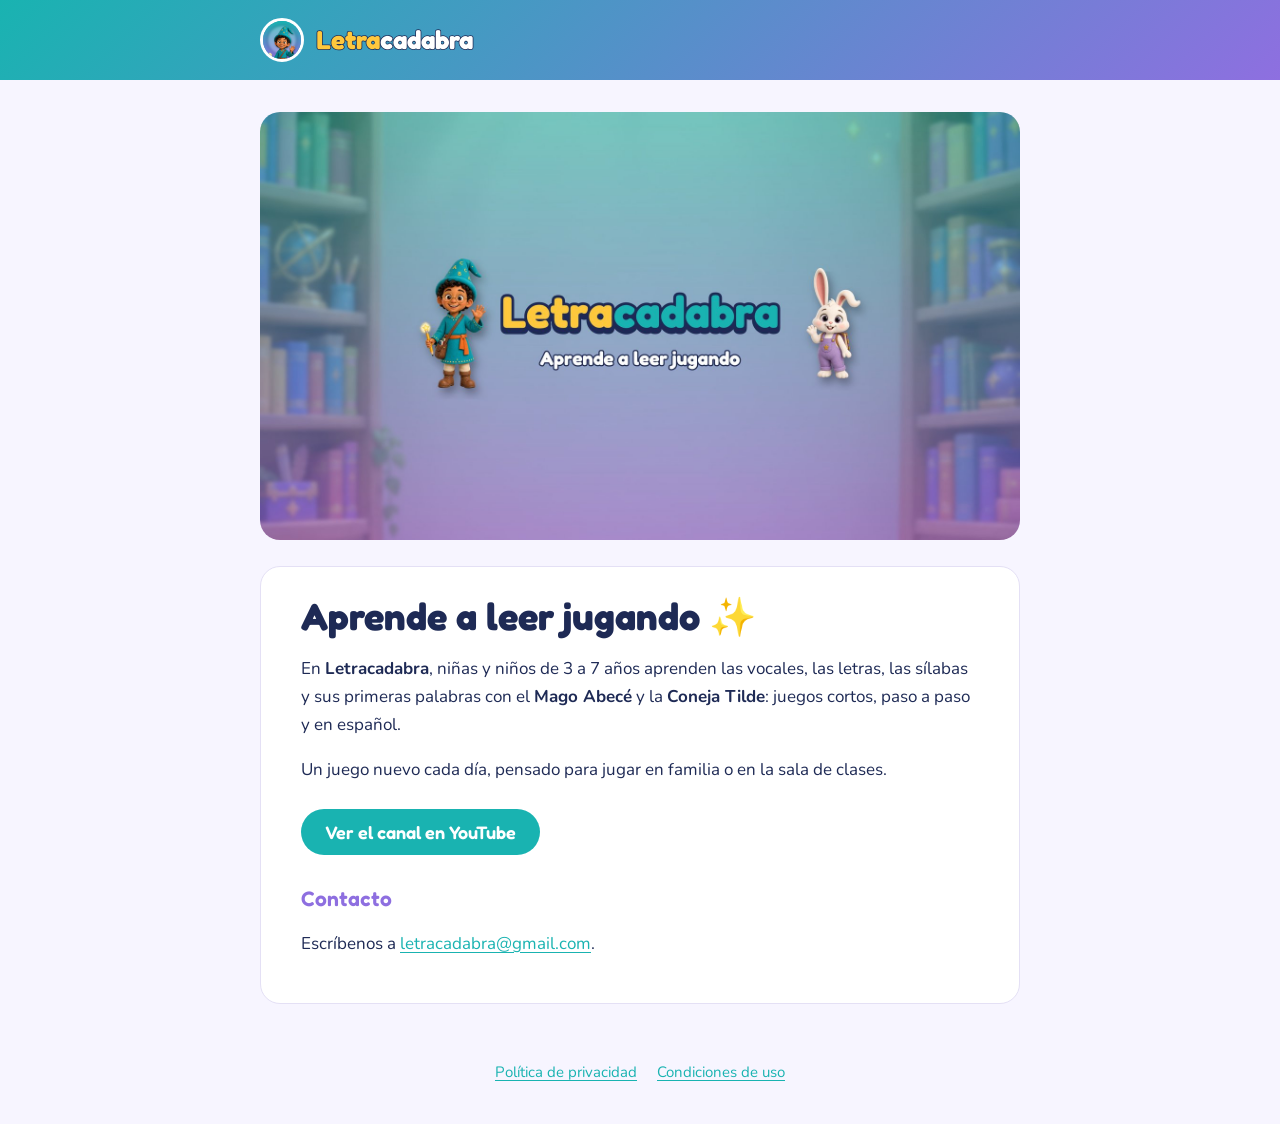
<file: index.html>
<!doctype html>
<html lang="es">
<head>
  <meta charset="utf-8">
  <meta name="viewport" content="width=device-width, initial-scale=1">
  <title>Letracadabra</title>
  <meta name="description" content="Letracadabra: niñas y niños de 3 a 7 años aprenden a leer jugando con el Mago Abecé y la Coneja Tilde.">
  <link rel="icon" href="img/logo.png">
  <link rel="preconnect" href="https://fonts.googleapis.com">
  <link rel="preconnect" href="https://fonts.gstatic.com" crossorigin>
  <link href="https://fonts.googleapis.com/css2?family=Fredoka:wght@600;700&family=Nunito:wght@400;700&display=swap" rel="stylesheet">
  <link rel="stylesheet" href="estilo.css">
</head>
<body>
  <header class="cabecera">
    <div class="contenido">
      <img src="img/logo.png" alt="" width="44" height="44">
      <a class="marca" href="./">Letra<span>cadabra</span></a>
    </div>
  </header>
  <main>
    <div class="contenido">
      <img class="portada" src="img/banner.jpg" alt="El Mago Abecé y la Coneja Tilde junto al logo de Letracadabra" width="1600" height="900">
      <div class="tarjeta">
        <h1>Aprende a leer jugando ✨</h1>
        <p>En <strong>Letracadabra</strong>, niñas y niños de 3 a 7 años aprenden las vocales, las letras, las sílabas y sus primeras palabras con el <strong>Mago Abecé</strong> y la <strong>Coneja Tilde</strong>: juegos cortos, paso a paso y en español.</p>
        <p>Un juego nuevo cada día, pensado para jugar en familia o en la sala de clases.</p>
        <a class="boton" href="https://www.youtube.com/@LetraCadabra">Ver el canal en YouTube</a>
        <h2>Contacto</h2>
        <p>Escríbenos a <a href="mailto:letracadabra@gmail.com">letracadabra@gmail.com</a>.</p>
      </div>
    </div>
  </main>
  <footer>
    <a href="privacidad.html">Política de privacidad</a>
    <a href="terminos.html">Condiciones de uso</a>
  </footer>
</body>
</html>
</file>
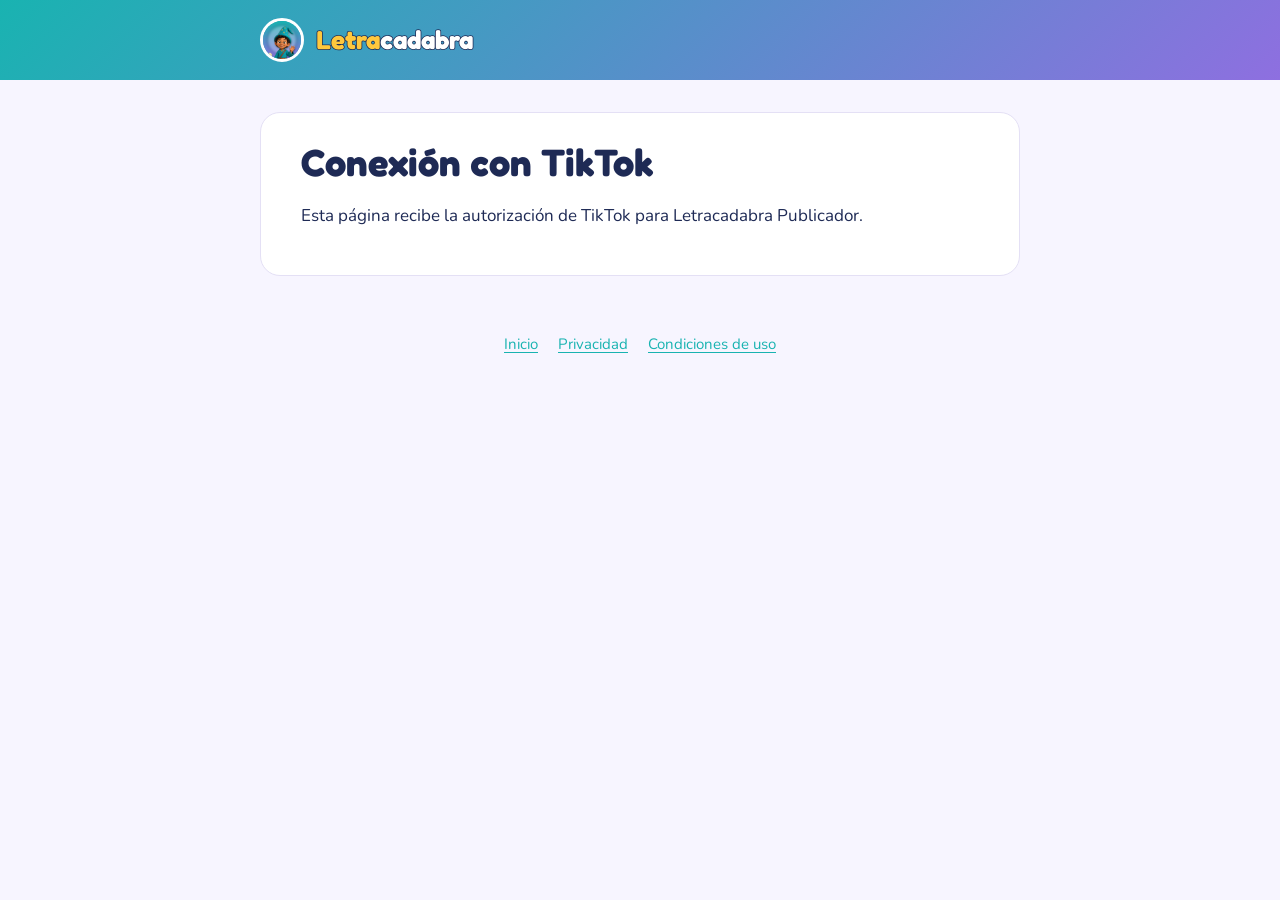
<file: tiktok/index.html>
<!doctype html>
<html lang="es">
<head>
  <meta charset="utf-8">
  <meta name="viewport" content="width=device-width, initial-scale=1">
  <meta name="robots" content="noindex">
  <title>Conexión con TikTok · Letracadabra</title>
  <link rel="icon" href="../img/logo.png">
  <link rel="preconnect" href="https://fonts.googleapis.com">
  <link rel="preconnect" href="https://fonts.gstatic.com" crossorigin>
  <link href="https://fonts.googleapis.com/css2?family=Fredoka:wght@600;700&family=Nunito:wght@400;700&display=swap" rel="stylesheet">
  <link rel="stylesheet" href="../estilo.css">
</head>
<body>
  <header class="cabecera">
    <div class="contenido">
      <img src="../img/logo.png" alt="" width="44" height="44">
      <a class="marca" href="../">Letra<span>cadabra</span></a>
    </div>
  </header>
  <main>
    <div class="contenido tarjeta">
      <h1 id="titulo">Conexión con TikTok</h1>
      <p id="mensaje">Esta página recibe la autorización de TikTok para Letracadabra Publicador.</p>
      <p><code id="codigo" translate="no"></code></p>
      <p><button id="copiar" type="button" hidden>Copiar código</button></p>
    </div>
  </main>
  <footer>
    <a href="../">Inicio</a>
    <a href="../privacidad.html">Privacidad</a>
    <a href="../terminos.html">Condiciones de uso</a>
  </footer>
  <script>
    // TikTok vuelve aquí con ?code=…&state=… (o ?error=…). El código se copia en la herramienta, que lo canjea por el permiso.
    const q = new URLSearchParams(location.search);
    const codigo = q.get("code");
    const $ = (id) => document.getElementById(id);
    if (codigo) {
      $("titulo").textContent = "¡Listo! TikTok autorizó la conexión";
      $("mensaje").textContent = "Copia este código y pégalo en la herramienta. Vence en pocos minutos.";
      $("codigo").textContent = codigo;
      $("copiar").hidden = false;
      $("copiar").onclick = async () => {
        try { await navigator.clipboard.writeText(codigo); $("copiar").textContent = "Copiado"; } catch {}
      };
    } else if (q.get("error")) {
      $("titulo").textContent = "No se completó la conexión";
      $("mensaje").textContent = "TikTok respondió: " + (q.get("error_description") || q.get("error"));
    }
  </script>
</body>
</html>
</file>
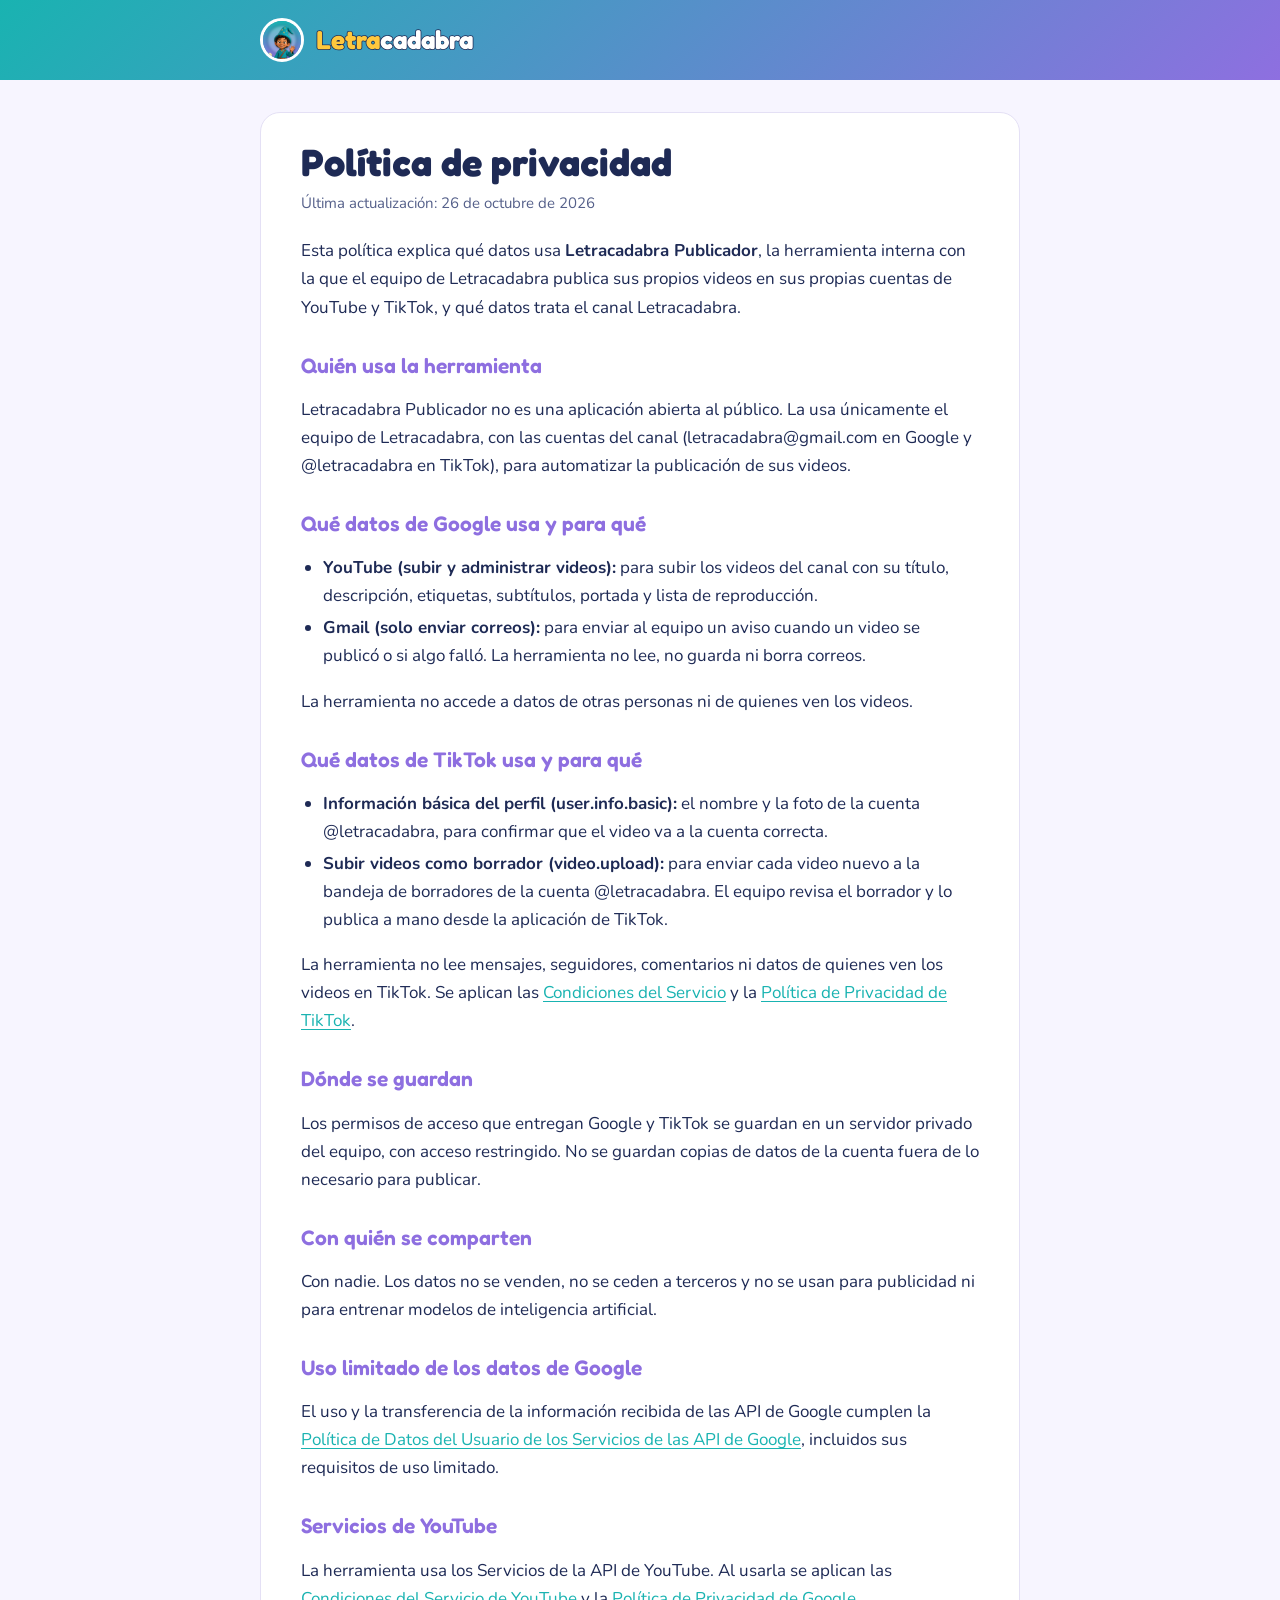
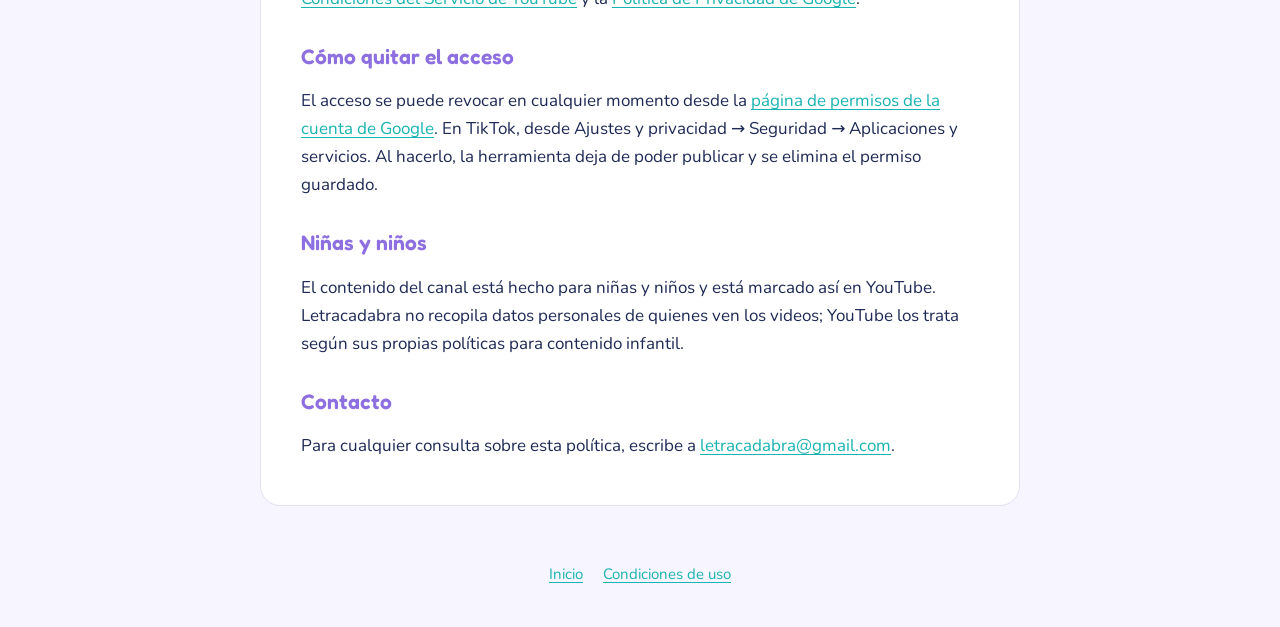
<file: privacidad.html>
<!doctype html>
<html lang="es">
<head>
  <meta charset="utf-8">
  <meta name="viewport" content="width=device-width, initial-scale=1">
  <title>Privacidad · Letracadabra</title>
  <meta name="description" content="Política de privacidad de Letracadabra y de su herramienta de publicación.">
  <link rel="icon" href="img/logo.png">
  <link rel="preconnect" href="https://fonts.googleapis.com">
  <link rel="preconnect" href="https://fonts.gstatic.com" crossorigin>
  <link href="https://fonts.googleapis.com/css2?family=Fredoka:wght@600;700&family=Nunito:wght@400;700&display=swap" rel="stylesheet">
  <link rel="stylesheet" href="estilo.css">
</head>
<body>
  <header class="cabecera">
    <div class="contenido">
      <img src="img/logo.png" alt="" width="44" height="44">
      <a class="marca" href="./">Letra<span>cadabra</span></a>
    </div>
  </header>
  <main>
    <div class="contenido tarjeta">
      <h1>Política de privacidad</h1>
      <p class="fecha">Última actualización: 26 de octubre de 2026</p>

      <p>Esta política explica qué datos usa <strong>Letracadabra Publicador</strong>, la herramienta interna con la que el equipo de Letracadabra publica sus propios videos en sus propias cuentas de YouTube y TikTok, y qué datos trata el canal Letracadabra.</p>

      <h2>Quién usa la herramienta</h2>
      <p>Letracadabra Publicador no es una aplicación abierta al público. La usa únicamente el equipo de Letracadabra, con las cuentas del canal (letracadabra@gmail.com en Google y @letracadabra en TikTok), para automatizar la publicación de sus videos.</p>

      <h2>Qué datos de Google usa y para qué</h2>
      <ul>
        <li><strong>YouTube (subir y administrar videos):</strong> para subir los videos del canal con su título, descripción, etiquetas, subtítulos, portada y lista de reproducción.</li>
        <li><strong>Gmail (solo enviar correos):</strong> para enviar al equipo un aviso cuando un video se publicó o si algo falló. La herramienta no lee, no guarda ni borra correos.</li>
      </ul>
      <p>La herramienta no accede a datos de otras personas ni de quienes ven los videos.</p>

      <h2>Qué datos de TikTok usa y para qué</h2>
      <ul>
        <li><strong>Información básica del perfil (user.info.basic):</strong> el nombre y la foto de la cuenta @letracadabra, para confirmar que el video va a la cuenta correcta.</li>
        <li><strong>Subir videos como borrador (video.upload):</strong> para enviar cada video nuevo a la bandeja de borradores de la cuenta @letracadabra. El equipo revisa el borrador y lo publica a mano desde la aplicación de TikTok.</li>
      </ul>
      <p>La herramienta no lee mensajes, seguidores, comentarios ni datos de quienes ven los videos en TikTok. Se aplican las <a href="https://www.tiktok.com/legal/terms-of-service">Condiciones del Servicio</a> y la <a href="https://www.tiktok.com/legal/privacy-policy">Política de Privacidad de TikTok</a>.</p>

      <h2>Dónde se guardan</h2>
      <p>Los permisos de acceso que entregan Google y TikTok se guardan en un servidor privado del equipo, con acceso restringido. No se guardan copias de datos de la cuenta fuera de lo necesario para publicar.</p>

      <h2>Con quién se comparten</h2>
      <p>Con nadie. Los datos no se venden, no se ceden a terceros y no se usan para publicidad ni para entrenar modelos de inteligencia artificial.</p>

      <h2>Uso limitado de los datos de Google</h2>
      <p>El uso y la transferencia de la información recibida de las API de Google cumplen la <a href="https://developers.google.com/terms/api-services-user-data-policy">Política de Datos del Usuario de los Servicios de las API de Google</a>, incluidos sus requisitos de uso limitado.</p>

      <h2>Servicios de YouTube</h2>
      <p>La herramienta usa los Servicios de la API de YouTube. Al usarla se aplican las <a href="https://www.youtube.com/t/terms">Condiciones del Servicio de YouTube</a> y la <a href="https://policies.google.com/privacy">Política de Privacidad de Google</a>.</p>

      <h2>Cómo quitar el acceso</h2>
      <p>El acceso se puede revocar en cualquier momento desde la <a href="https://myaccount.google.com/permissions">página de permisos de la cuenta de Google</a>. En TikTok, desde Ajustes y privacidad → Seguridad → Aplicaciones y servicios. Al hacerlo, la herramienta deja de poder publicar y se elimina el permiso guardado.</p>

      <h2>Niñas y niños</h2>
      <p>El contenido del canal está hecho para niñas y niños y está marcado así en YouTube. Letracadabra no recopila datos personales de quienes ven los videos; YouTube los trata según sus propias políticas para contenido infantil.</p>

      <h2>Contacto</h2>
      <p>Para cualquier consulta sobre esta política, escribe a <a href="mailto:letracadabra@gmail.com">letracadabra@gmail.com</a>.</p>
    </div>
  </main>
  <footer>
    <a href="./">Inicio</a>
    <a href="terminos.html">Condiciones de uso</a>
  </footer>
</body>
</html>
</file>
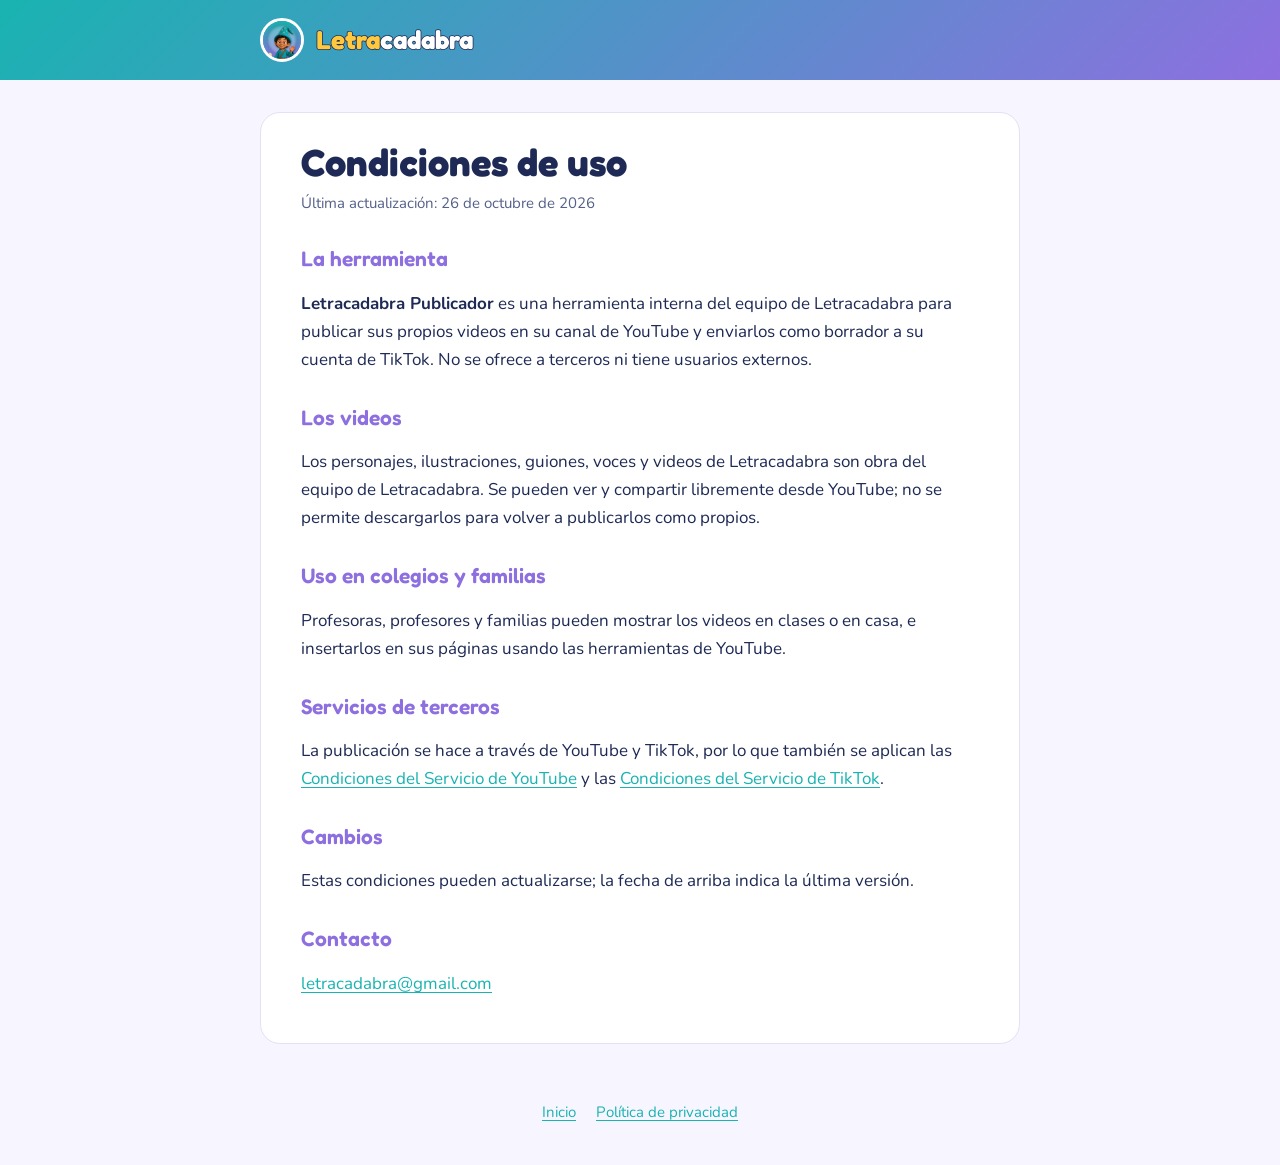
<file: terminos.html>
<!doctype html>
<html lang="es">
<head>
  <meta charset="utf-8">
  <meta name="viewport" content="width=device-width, initial-scale=1">
  <title>Condiciones · Letracadabra</title>
  <meta name="description" content="Condiciones de uso de Letracadabra y de su herramienta de publicación.">
  <link rel="icon" href="img/logo.png">
  <link rel="preconnect" href="https://fonts.googleapis.com">
  <link rel="preconnect" href="https://fonts.gstatic.com" crossorigin>
  <link href="https://fonts.googleapis.com/css2?family=Fredoka:wght@600;700&family=Nunito:wght@400;700&display=swap" rel="stylesheet">
  <link rel="stylesheet" href="estilo.css">
</head>
<body>
  <header class="cabecera">
    <div class="contenido">
      <img src="img/logo.png" alt="" width="44" height="44">
      <a class="marca" href="./">Letra<span>cadabra</span></a>
    </div>
  </header>
  <main>
    <div class="contenido tarjeta">
      <h1>Condiciones de uso</h1>
      <p class="fecha">Última actualización: 26 de octubre de 2026</p>

      <h2>La herramienta</h2>
      <p><strong>Letracadabra Publicador</strong> es una herramienta interna del equipo de Letracadabra para publicar sus propios videos en su canal de YouTube y enviarlos como borrador a su cuenta de TikTok. No se ofrece a terceros ni tiene usuarios externos.</p>

      <h2>Los videos</h2>
      <p>Los personajes, ilustraciones, guiones, voces y videos de Letracadabra son obra del equipo de Letracadabra. Se pueden ver y compartir libremente desde YouTube; no se permite descargarlos para volver a publicarlos como propios.</p>

      <h2>Uso en colegios y familias</h2>
      <p>Profesoras, profesores y familias pueden mostrar los videos en clases o en casa, e insertarlos en sus páginas usando las herramientas de YouTube.</p>

      <h2>Servicios de terceros</h2>
      <p>La publicación se hace a través de YouTube y TikTok, por lo que también se aplican las <a href="https://www.youtube.com/t/terms">Condiciones del Servicio de YouTube</a> y las <a href="https://www.tiktok.com/legal/terms-of-service">Condiciones del Servicio de TikTok</a>.</p>

      <h2>Cambios</h2>
      <p>Estas condiciones pueden actualizarse; la fecha de arriba indica la última versión.</p>

      <h2>Contacto</h2>
      <p><a href="mailto:letracadabra@gmail.com">letracadabra@gmail.com</a></p>
    </div>
  </main>
  <footer>
    <a href="./">Inicio</a>
    <a href="privacidad.html">Política de privacidad</a>
  </footer>
</body>
</html>
</file>
<file: estilo.css>
:root {
  --turquesa: #19b3b1;
  --lila: #8e6fe0;
  --oro: #ffc83d;
  --azul: #1e2a55;
  --fondo: #f7f5ff;
  --tarjeta: #ffffff;
  --texto: #1e2a55;
  --suave: #55608a;
  --borde: #e4e0f5;
  color-scheme: light dark;
}

@media (prefers-color-scheme: dark) {
  :root {
    --fondo: #141a33;
    --tarjeta: #1c2445;
    --texto: #eef0fb;
    --suave: #b4bbdc;
    --borde: #2c3663;
  }
}

* { box-sizing: border-box; }

body {
  margin: 0;
  background: var(--fondo);
  color: var(--texto);
  font: 17px/1.65 "Nunito", system-ui, sans-serif;
  -webkit-font-smoothing: antialiased;
}

a { color: var(--turquesa); text-underline-offset: 3px; }
a:hover { color: var(--lila); }
a:focus-visible { outline: 3px solid var(--oro); outline-offset: 2px; border-radius: 4px; }

.cabecera {
  background: linear-gradient(135deg, var(--turquesa), var(--lila));
  padding: 18px 16px;
}
.cabecera .contenido { display: flex; align-items: center; gap: 12px; }
.cabecera img { width: 44px; height: 44px; border-radius: 50%; border: 3px solid #fff; }
.marca {
  font: 700 26px/1 "Fredoka", sans-serif;
  color: var(--oro);
  -webkit-text-stroke: 1.5px var(--azul);
  paint-order: stroke fill;
  text-decoration: none;
}
.marca span { color: #fff; }

.contenido { max-width: 760px; margin: 0 auto; }

main { padding: 32px 16px 56px; }

.tarjeta {
  background: var(--tarjeta);
  border: 1px solid var(--borde);
  border-radius: 20px;
  padding: 28px clamp(18px, 5vw, 40px);
}

h1 { font: 700 clamp(28px, 6vw, 38px)/1.15 "Fredoka", sans-serif; margin: 0 0 6px; text-wrap: balance; }
h2 { font: 600 21px/1.3 "Fredoka", sans-serif; margin: 30px 0 8px; color: var(--lila); }
.fecha { color: var(--suave); margin: 0 0 22px; font-size: 15px; }
ul { padding-left: 22px; }
li { margin: 4px 0; }

.portada { width: 100%; height: auto; border-radius: 20px; display: block; margin-bottom: 26px; aspect-ratio: 16 / 9; object-fit: cover; }
.boton {
  display: inline-block;
  background: var(--turquesa);
  color: #fff;
  font: 600 18px/1 "Fredoka", sans-serif;
  padding: 14px 24px;
  border-radius: 999px;
  text-decoration: none;
  margin-top: 8px;
}
.boton:hover { background: var(--lila); color: #fff; }

footer { text-align: center; color: var(--suave); font-size: 15px; padding: 0 16px 40px; }
footer a { margin: 0 8px; }
</file>
